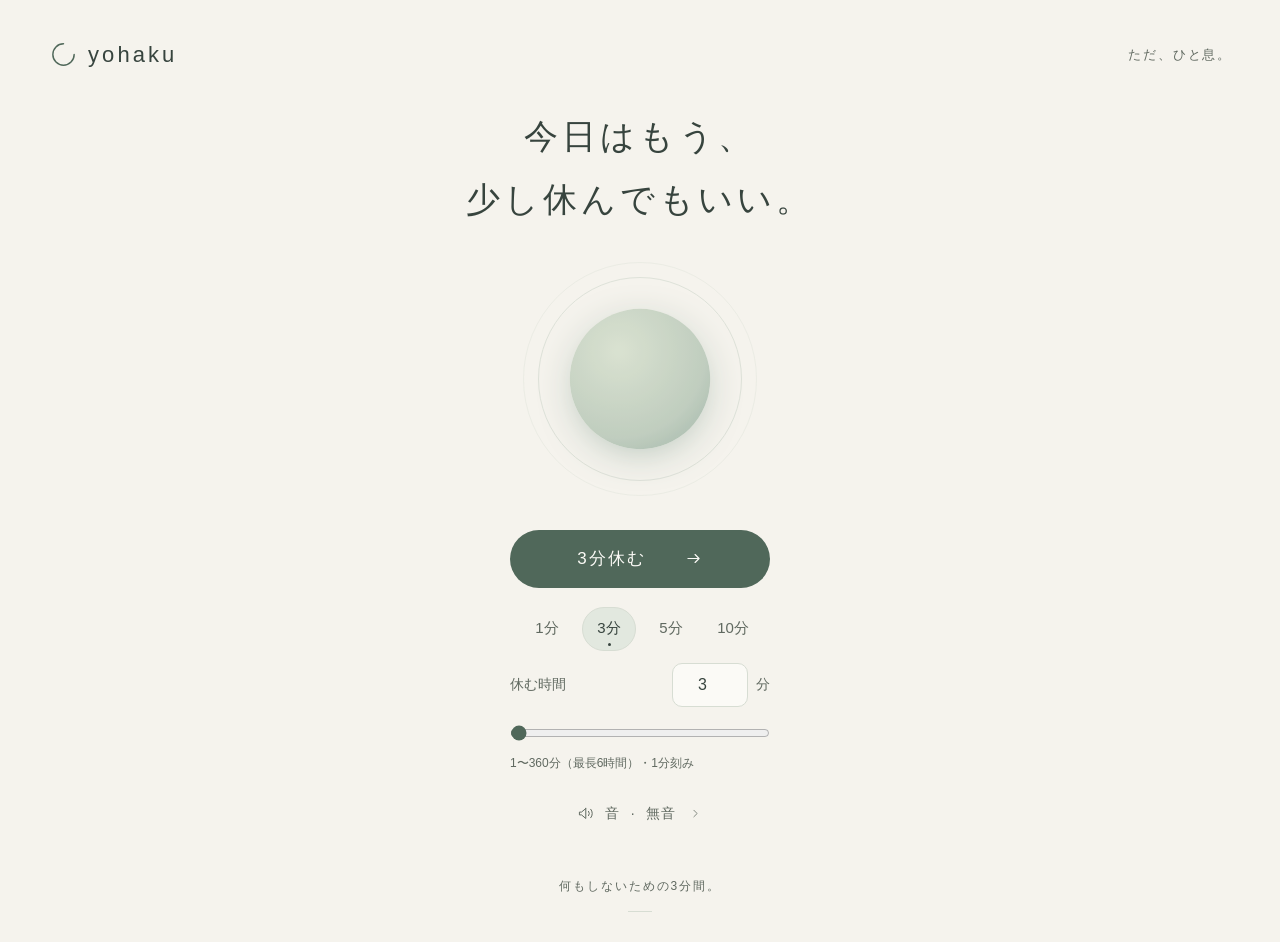
<file: index.html>
<!doctype html>
<html lang="ja">
<head>
  <meta charset="utf-8">
  <meta name="viewport" content="width=device-width, initial-scale=1, viewport-fit=cover">
  <meta name="color-scheme" content="light dark">
  <meta name="theme-color" content="#f5f3ed">
  <title>yohaku — 何もしないための3分間</title>
  <meta name="description" content="疲れた時に、1分だけでも静かに休むための小さな瞑想タイマー。呼吸は、あなたのペースで。">
  <link rel="canonical" href="https://naru18vr.github.io/yohaku/">
  <meta property="og:type" content="website">
  <meta property="og:locale" content="ja_JP">
  <meta property="og:site_name" content="yohaku">
  <meta property="og:title" content="yohaku — 何もしないための3分間">
  <meta property="og:description" content="疲れた時に、1分だけでも静かに休むための小さな瞑想タイマー。">
  <meta property="og:url" content="https://naru18vr.github.io/yohaku/">
  <meta property="og:image" content="https://naru18vr.github.io/yohaku/assets/ogp.png">
  <meta property="og:image:width" content="1200">
  <meta property="og:image:height" content="630">
  <meta property="og:image:alt" content="yohaku — 何もしないための3分間">
  <meta name="twitter:card" content="summary_large_image">
  <link rel="icon" href="assets/icons/favicon.svg" type="image/svg+xml">
  <link rel="icon" href="assets/icons/icon-192.png" type="image/png">
  <link rel="apple-touch-icon" href="assets/icons/apple-touch-icon.png">
  <link rel="manifest" href="manifest.webmanifest">
  <link rel="stylesheet" href="style.css?v=20261004-15">
  <script src="app.js?v=20261004-15" defer></script>
</head>
<body>
  <a class="skip-link" href="#main">休む画面へ</a>
  <header class="site-header">
    <span class="brand" aria-label="yohaku（よはく）">
      <svg class="brand-mark" viewBox="0 0 32 32" fill="none" aria-hidden="true"><path d="M27 16A11 11 0 1 1 16 5" stroke="currentColor" stroke-width="1.5" stroke-linecap="round"/></svg>
      <span aria-hidden="true">yohaku</span>
    </span>
    <span class="header-note" aria-hidden="true">ただ、ひと息。</span>
  </header>

  <main id="main" tabindex="-1">
    <section id="home-view" class="view home-view" aria-labelledby="home-title">
      <h1 id="home-title" class="welcome-title">今日はもう、<br>少し休んでもいい。</h1>
      <div class="orb home-orb" aria-hidden="true"><div class="orb-ring"></div><div class="orb-core"></div></div>
      <div class="home-actions">
        <button id="start-button" class="primary-button" type="button"><span id="start-label">3分休む</span><svg viewBox="0 0 24 24" fill="none" aria-hidden="true"><path d="M5 12h14m-5-5 5 5-5 5" stroke="currentColor" stroke-width="1.5" stroke-linecap="round" stroke-linejoin="round"/></svg></button>
        <fieldset class="duration-picker">
          <legend class="sr-only">休む時間</legend>
          <label class="duration-choice"><input type="radio" name="duration" value="1"><span>1分</span></label>
          <label class="duration-choice"><input type="radio" name="duration" value="3" checked><span>3分</span></label>
          <label class="duration-choice"><input type="radio" name="duration" value="5"><span>5分</span></label>
          <label class="duration-choice"><input type="radio" name="duration" value="10"><span>10分</span></label>
        </fieldset>
        <div class="custom-duration">
          <div class="duration-heading"><label for="custom-duration">休む時間</label><span class="duration-value"><input id="custom-duration" type="number" min="1" max="360" step="1" value="3" inputmode="numeric" aria-describedby="duration-note"><span>分</span></span></div>
          <label class="sr-only" for="duration-range">休む時間を1〜360分から選ぶ</label><input id="duration-range" type="range" min="1" max="360" step="1" value="3" aria-describedby="duration-note">
          <p id="duration-note">1〜360分（最長6時間）・1分刻み</p>
        </div>
        <button class="sound-button settings-trigger" type="button" aria-haspopup="dialog"><svg viewBox="0 0 24 24" fill="none" aria-hidden="true"><path d="m11 5-6 5H2v4h3l6 5V5Zm4 4a5 5 0 0 1 0 6m3-9a9 9 0 0 1 0 12" stroke="currentColor" stroke-width="1.4" stroke-linecap="round" stroke-linejoin="round"/></svg><span>音 <span class="sound-separator" aria-hidden="true">·</span> <span class="sound-label">無音</span></span><svg class="chevron" viewBox="0 0 24 24" fill="none" aria-hidden="true"><path d="m9 6 6 6-6 6" stroke="currentColor" stroke-width="1.4" stroke-linecap="round" stroke-linejoin="round"/></svg></button>
      </div>
    </section>

    <section id="session-view" class="view session-view" aria-labelledby="session-title" hidden>
      <h1 id="session-title" class="session-title" tabindex="-1">いまは、ただ休む。</h1>
      <div class="breath-area">
        <div class="orb session-orb" aria-hidden="true"><div class="orb-ring"></div><div id="breathing-circle" class="orb-core"></div></div>
        <p id="breath-label" class="breath-label" aria-hidden="true">吸う</p>
        <p class="breath-note">呼吸は、あなたのペースで。</p>
        <p id="breath-description" class="sr-only">円が吸う4秒、少し止める2秒、吐く6秒の目安を示します。合わせずに、自然な呼吸で休んでも大丈夫です。</p>
      </div>
      <div class="session-actions">
        <button id="time-toggle" class="time-toggle" type="button" aria-label="残り時間を隠す" aria-describedby="timer" aria-pressed="false"><span id="timer" class="time-value" role="timer" aria-live="off" aria-label="残り3分0秒">03:00</span><span id="time-hidden-label" class="time-hidden-label" hidden>時間を表示</span><svg viewBox="0 0 24 24" fill="none" aria-hidden="true"><path d="M2 12s3.5-6 10-6 10 6 10 6-3.5 6-10 6S2 12 2 12Z" stroke="currentColor" stroke-width="1.3"/><circle cx="12" cy="12" r="2.5" stroke="currentColor" stroke-width="1.3"/></svg></button>
        <div class="session-controls"><button id="pause-button" class="secondary-button" type="button">一時停止</button><button id="stop-button" class="text-button" type="button">ここで終わる</button></div>
        <button class="sound-button settings-trigger" type="button" aria-haspopup="dialog"><svg viewBox="0 0 24 24" fill="none" aria-hidden="true"><path d="m11 5-6 5H2v4h3l6 5V5Zm4 4a5 5 0 0 1 0 6m3-9a9 9 0 0 1 0 12" stroke="currentColor" stroke-width="1.4" stroke-linecap="round" stroke-linejoin="round"/></svg><span>音 <span class="sound-separator" aria-hidden="true">·</span> <span class="sound-label">無音</span></span><svg class="chevron" viewBox="0 0 24 24" fill="none" aria-hidden="true"><path d="m9 6 6 6-6 6" stroke="currentColor" stroke-width="1.4" stroke-linecap="round" stroke-linejoin="round"/></svg></button>
      </div>
    </section>

    <section id="complete-view" class="view complete-view" aria-labelledby="complete-title" hidden>
      <h1 id="complete-title" class="welcome-title" tabindex="-1">おつかれさま。</h1>
      <p class="complete-note">今日はここまででも、大丈夫。</p>
      <div class="orb complete-orb" aria-hidden="true"><div class="orb-ring"></div><div class="orb-core"></div></div>
      <button id="restart-button" class="primary-button" type="button">もう3分休む</button>
      <button id="finish-button" class="text-button" type="button">終わる</button>
    </section>

    <div class="audio-feedback"><p id="audio-notice" role="status" hidden></p><button id="retry-audio" class="text-button" type="button" hidden>音を再開</button></div>
    <p id="announcer" class="sr-only" role="status" aria-live="polite" aria-atomic="true"></p>
    <noscript><p class="noscript-note">タイマーを使うにはJavaScriptを有効にしてください。ここで、少し休むだけでも大丈夫です。</p></noscript>
  </main>

  <footer class="site-footer"><p>何もしないための3分間。</p><span class="footer-line" aria-hidden="true"></span></footer>

  <dialog id="settings-dialog" aria-labelledby="settings-title">
    <div class="dialog-heading"><h2 id="settings-title">音と表示</h2><button id="close-settings" class="icon-button" type="button" aria-label="設定を閉じる" autofocus><svg viewBox="0 0 24 24" fill="none" aria-hidden="true"><path d="m6 6 12 12M18 6 6 18" stroke="currentColor" stroke-width="1.5" stroke-linecap="round"/></svg></button></div>
    <fieldset class="setting-group"><legend>環境音</legend><div class="segmented-options sound-options">
      <label class="segment-choice"><input type="radio" name="sound" value="silent" checked><span>無音</span></label>
      <label class="segment-choice"><input type="radio" name="sound" value="rain"><span>雨</span></label>
      <label class="segment-choice"><input type="radio" name="sound" value="rain2"><span>雨 fugisako ver</span></label>
      <label class="segment-choice"><input type="radio" name="sound" value="waves"><span>波</span></label>
      <label class="segment-choice"><input type="radio" name="sound" value="fire"><span>焚き火</span></label>
      <label class="segment-choice"><input type="radio" name="sound" value="white"><span>ホワイトノイズ</span></label>
      <label class="segment-choice"><input type="radio" name="sound" value="pink"><span>ピンクノイズ</span></label>
      <label class="segment-choice"><input type="radio" name="sound" value="tone40"><span>40Hz変調</span></label>
    </div><p id="sound-description" class="setting-note" aria-live="polite" hidden></p><p class="setting-note">音は休み始めてから、選んだ時間だけ流れます。</p></fieldset>
    <label class="audio-switch"><span><span id="guide-label">呼吸の音ガイド</span><span id="guide-note" class="setting-note">吸い始めに少し高い音、吐き始めに少し低い音。間は静かに。あなたのペースで。</span></span><input id="guide-enabled" type="checkbox" role="switch" aria-labelledby="guide-label" aria-describedby="guide-note"><span class="switch-track" aria-hidden="true"></span></label>
    <fieldset class="setting-group" aria-describedby="guide-tone-note"><legend>呼吸ガイドの音色</legend><div class="segmented-options breath-options">
      <label class="segment-choice"><input type="radio" name="guide-tone" value="soft" checked><span>やわらかな音</span></label>
      <label class="segment-choice"><input type="radio" name="guide-tone" value="low"><span>温かな低音</span></label>
      <label class="segment-choice"><input type="radio" name="guide-tone" value="bell"><span>鈴の音</span></label>
      <label class="segment-choice"><input type="radio" name="guide-tone" value="breath"><span>息の音</span></label>
    </div><p id="guide-tone-note" class="setting-note" aria-live="polite">やわらかな電子音。</p><p class="setting-note">「呼吸の音ガイド」をONにすると、選んだ音色で鳴ります。</p></fieldset>
    <fieldset class="setting-group" aria-describedby="breath-pattern-note"><legend>呼吸のリズム（円と音）</legend><div class="segmented-options breath-options">
      <label class="segment-choice"><input type="radio" name="breath-pattern" value="original" checked><span>4・2・6秒</span></label>
      <label class="segment-choice"><input type="radio" name="breath-pattern" value="gentle"><span>4・6秒</span></label>
      <label class="segment-choice"><input type="radio" name="breath-pattern" value="equal"><span>4・4秒</span></label>
      <label class="segment-choice"><input type="radio" name="breath-pattern" value="slow"><span>5・5秒</span></label>
    </div><p id="breath-pattern-note" class="setting-note" aria-live="polite">4秒吸う → 2秒そのまま → 6秒吐く</p><p class="setting-note">音ガイドをOFFにしても、円のリズムは選べます。呼吸は、あなたのペースで。</p></fieldset>
    <div class="setting-group volume-group"><div class="volume-heading"><label for="volume">音量</label><output id="volume-value" for="volume">35%</output></div><input id="volume" type="range" min="0" max="100" value="35" step="1" disabled aria-describedby="volume-note"><p id="volume-note" class="setting-note">はじめは小さな音から。</p></div>
    <label class="audio-switch"><span><span id="bell-label">終わりのベル</span><span id="bell-note" class="setting-note">最後に、小さく一度だけ。</span></span><input id="bell-enabled" type="checkbox" role="switch" aria-labelledby="bell-label" aria-describedby="bell-note"><span class="switch-track" aria-hidden="true"></span></label>
    <label class="audio-switch"><span><span id="screen-label">休息中は画面を消さない</span><span id="screen-note" class="setting-note">画面ロックによる音の中断を減らします。</span></span><input id="screen-on" type="checkbox" role="switch" aria-labelledby="screen-label" aria-describedby="screen-note"><span class="switch-track" aria-hidden="true"></span></label>
    <fieldset class="setting-group theme-group"><legend>画面の明るさ</legend><div class="segmented-options">
      <label class="segment-choice"><input type="radio" name="theme" value="auto" checked><span>端末に合わせる</span></label>
      <label class="segment-choice"><input type="radio" name="theme" value="light"><span>明るめ</span></label>
      <label class="segment-choice"><input type="radio" name="theme" value="dark"><span>暗め</span></label>
    </div></fieldset>
    <p class="privacy-note">設定はこのブラウザだけに保存されます。</p>
  </dialog>
</body>
</html>
</file>
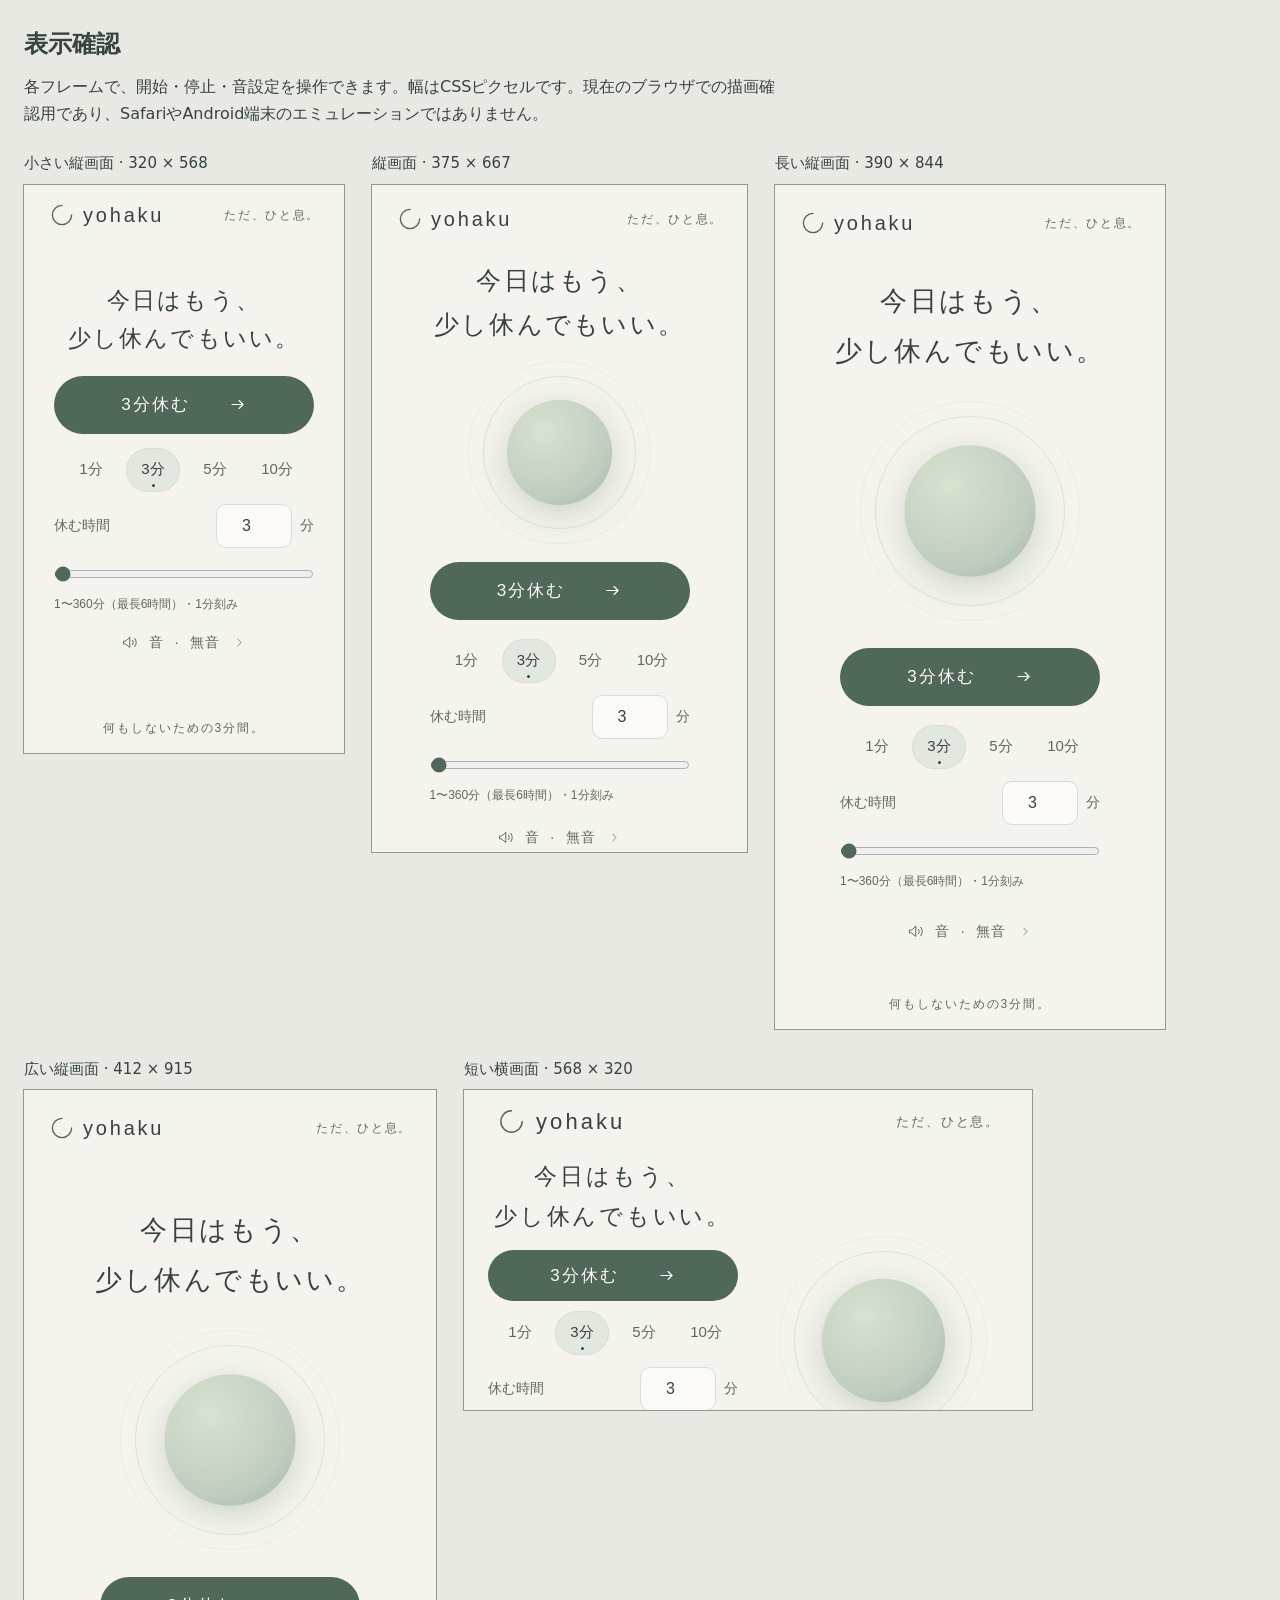
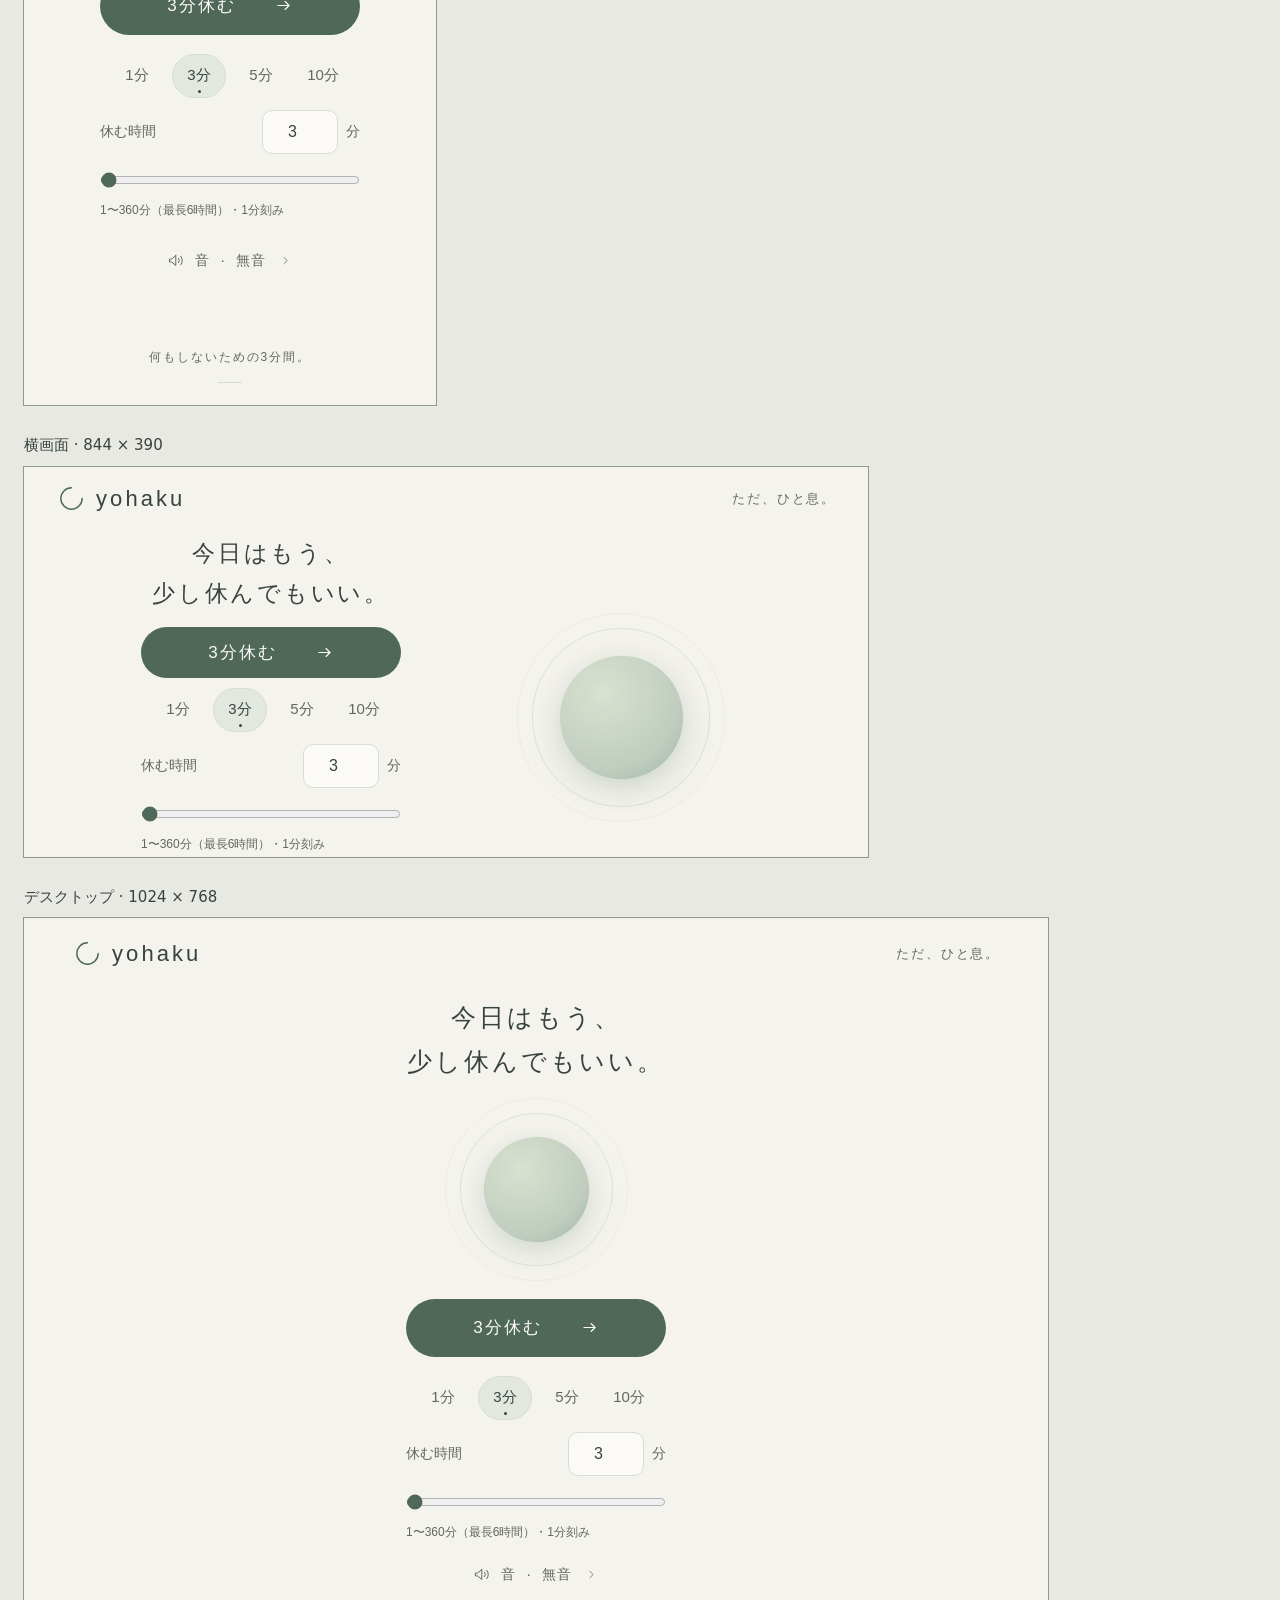
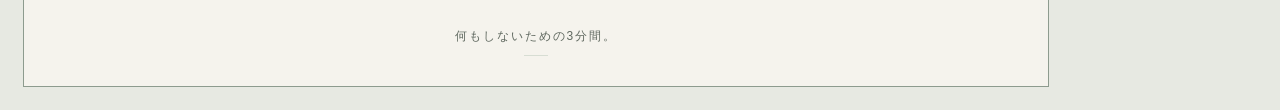
<file: tests/responsive.html>
<!doctype html>
<html lang="ja">
<head>
  <meta charset="utf-8">
  <meta name="viewport" content="width=device-width, initial-scale=1">
  <meta name="robots" content="noindex">
  <title>yohaku — 表示確認</title>
  <style>
    * { box-sizing: border-box; }
    body { margin: 0; padding: 24px; background: #e7e9e2; color: #37443e; font: 16px/1.7 system-ui, sans-serif; }
    h1 { font-size: 24px; margin: 0 0 8px; }
    p { margin: 0 0 24px; max-width: 760px; }
    main { display: flex; flex-wrap: wrap; align-items: flex-start; gap: 28px; }
    section { flex: none; max-width: none; }
    h2 { font-size: 15px; font-weight: 500; margin: 0 0 8px; }
    iframe { display: block; border: 0; width: var(--width); height: var(--height); outline: 1px solid #8d9b8e; background: #f5f3ed; }
  </style>
</head>
<body>
  <h1>表示確認</h1>
  <p>各フレームで、開始・停止・音設定を操作できます。幅はCSSピクセルです。現在のブラウザでの描画確認用であり、SafariやAndroid端末のエミュレーションではありません。</p>
  <main>
    <section><h2>小さい縦画面 · 320 × 568</h2><iframe name="small" title="320×568のアプリ" src="../index.html?v=20261004-15" style="--width:320px;--height:568px"></iframe></section>
    <section><h2>縦画面 · 375 × 667</h2><iframe name="portrait" title="375×667のアプリ" src="../index.html?v=20261004-15" style="--width:375px;--height:667px"></iframe></section>
    <section><h2>長い縦画面 · 390 × 844</h2><iframe name="tall" title="390×844のアプリ" src="../index.html?v=20261004-15" style="--width:390px;--height:844px"></iframe></section>
    <section><h2>広い縦画面 · 412 × 915</h2><iframe name="wide" title="412×915のアプリ" src="../index.html?v=20261004-15" style="--width:412px;--height:915px"></iframe></section>
    <section><h2>短い横画面 · 568 × 320</h2><iframe name="short-landscape" title="568×320のアプリ" src="../index.html?v=20261004-15" style="--width:568px;--height:320px"></iframe></section>
    <section><h2>横画面 · 844 × 390</h2><iframe name="landscape" title="844×390のアプリ" src="../index.html?v=20261004-15" style="--width:844px;--height:390px"></iframe></section>
    <section><h2>デスクトップ · 1024 × 768</h2><iframe name="desktop" title="1024×768のアプリ" src="../index.html?v=20261004-15" style="--width:1024px;--height:768px"></iframe></section>
  </main>
</body>
</html>
</file>
<file: style.css>
:root {
  color-scheme: light;
  --background: #f5f3ed;
  --surface: #fbfaf6;
  --text: #37443e;
  --muted: #606960;
  --line: #d7ddd3;
  --accent: #50685a;
  --button-text: #fbfaf6;
  --selected: #e2e8df;
  --orb: #b7c7b7;
  --orb-light: #d5dfcc;
  --orb-shadow: #90a99c;
  --focus: #426c58;
  --overlay: rgba(32, 43, 36, .24);
  font-family: -apple-system, BlinkMacSystemFont, "Segoe UI", "Hiragino Kaku Gothic ProN", "Yu Gothic", Meiryo, sans-serif;
  font-size: 16px;
  font-synthesis: none;
  -webkit-text-size-adjust: 100%;
}

@media (prefers-color-scheme: dark) {
  :root:not([data-theme="light"]) {
    color-scheme: dark;
    --background: #252e29;
    --surface: #2e3831;
    --text: #e0e5da;
    --muted: #a8b5aa;
    --line: #48554b;
    --accent: #b9cbb6;
    --button-text: #26352b;
    --selected: #3d4d41;
    --orb: #789580;
    --orb-light: #91a78c;
    --orb-shadow: #5c7968;
    --focus: #c7d9bc;
    --overlay: rgba(12, 18, 14, .48);
  }
}

:root[data-theme="dark"] {
  color-scheme: dark;
  --background: #252e29;
  --surface: #2e3831;
  --text: #e0e5da;
  --muted: #a8b5aa;
  --line: #48554b;
  --accent: #b9cbb6;
  --button-text: #26352b;
  --selected: #3d4d41;
  --orb: #789580;
  --orb-light: #91a78c;
  --orb-shadow: #5c7968;
  --focus: #c7d9bc;
  --overlay: rgba(12, 18, 14, .48);
}

* { box-sizing: border-box; }
[hidden] { display: none !important; }
body { margin: 0; min-height: 100vh; min-height: 100svh; display: flex; flex-direction: column; background: var(--background); color: var(--text); }
button, input { font: inherit; }
button { -webkit-tap-highlight-color: transparent; cursor: pointer; }
button, a, input { touch-action: manipulation; }
button { color: inherit; }
button:disabled, input:disabled { cursor: default; }
button, input, a { outline-offset: 5px; }
:focus-visible { outline: 2px solid var(--focus); }
h1:focus, main:focus { outline: none; }
svg { width: 22px; height: 22px; flex: none; }
fieldset { border: 0; padding: 0; margin: 0; min-width: 0; }
.sr-only { position: absolute; width: 1px; height: 1px; padding: 0; margin: -1px; overflow: hidden; clip-path: inset(50%); white-space: nowrap; border: 0; }
.skip-link { position: fixed; top: 12px; left: 16px; z-index: 5; padding: 12px 18px; color: var(--text); background: var(--surface); border-radius: 8px; transform: translateY(-180%); }
.skip-link:focus { transform: translateY(0); }
.site-header { padding: 32px max(32px, env(safe-area-inset-right)) 0 max(32px, env(safe-area-inset-left)); display: flex; align-items: center; justify-content: space-between; }
.brand { display: inline-flex; gap: 9px; align-items: center; font-size: 22px; font-weight: 400; letter-spacing: .14em; }
.brand-mark { width: 31px; height: 31px; color: var(--accent); }
.header-note { font-size: 13px; letter-spacing: .14em; color: var(--muted); }
main { flex: 1; display: flex; flex-direction: column; align-items: center; justify-content: center; padding: 40px 24px 24px; }
.view { width: min(100%, 440px); display: flex; flex-direction: column; align-items: center; text-align: center; }
.welcome-title { margin: 0; font-family: "Hiragino Mincho ProN", "Yu Mincho", "Noto Serif CJK JP", serif; font-size: clamp(27px, 3.3vw, 34px); font-weight: 400; letter-spacing: .12em; line-height: 1.85; }
.orb { position: relative; flex: none; display: grid; place-items: center; width: 240px; height: 240px; }
.orb-ring { position: absolute; width: 85%; height: 85%; border: 1px solid var(--line); border-radius: 50%; opacity: .75; }
.orb-ring::after { content: ""; position: absolute; inset: -16px; border: 1px solid var(--line); border-radius: 50%; opacity: .45; }
.orb-core { width: 65%; height: 65%; border-radius: 50%; background: radial-gradient(circle at 35% 30%, var(--orb-light), var(--orb) 65%, var(--orb-shadow)); box-shadow: 0 10px 48px -14px var(--orb-shadow); opacity: .85; transform: scale(.9); }
.home-orb { margin: 22px 0 28px; }
.home-actions { display: flex; flex-direction: column; align-items: center; width: 100%; }
.primary-button { border: 1px solid transparent; border-radius: 100px; min-height: 58px; width: min(100%, 260px); display: flex; align-items: center; justify-content: center; gap: 38px; padding: 13px 24px; background: var(--accent); color: var(--button-text); font-size: 17px; letter-spacing: .12em; transition: background-color .2s, box-shadow .2s; }
.primary-button svg { width: 19px; height: 19px; }
.duration-picker { display: flex; justify-content: center; gap: 8px; margin-top: 19px; }
.duration-choice, .segment-choice { position: relative; display: flex; border-radius: 100px; }
.duration-choice input, .segment-choice input { position: absolute; margin: 0; width: 100%; height: 100%; opacity: 0; cursor: pointer; border-radius: inherit; }
.duration-choice span { display: grid; place-items: center; width: 54px; min-height: 44px; font-size: 15px; color: var(--muted); border: 1px solid transparent; border-radius: inherit; transition: background-color .2s; }
.duration-choice input:checked + span { background: var(--selected); border-color: var(--line); color: var(--text); }
.duration-choice input:checked + span::after { content: ""; position: absolute; bottom: 5px; width: 3px; height: 3px; border-radius: 50%; background: currentColor; }
.duration-choice input:focus-visible, .segment-choice input:focus-visible { outline: none; }
.duration-choice input:focus-visible + span, .segment-choice input:focus-visible + span { outline: 2px solid var(--focus); outline-offset: 4px; }
.custom-duration { width: min(100%, 260px); margin-top: 12px; }
.duration-heading { display: flex; align-items: center; justify-content: space-between; gap: 12px; font-size: 14px; color: var(--muted); }
.duration-value { display: flex; align-items: center; gap: 8px; }
#custom-duration { width: 76px; min-height: 44px; padding: 6px 8px; border: 1px solid var(--line); border-radius: 10px; background: var(--surface); color: var(--text); text-align: center; font-size: 16px; }
#duration-range { width: 100%; min-height: 36px; margin: 4px 0 0; accent-color: var(--accent); }
#duration-note { margin: 0; font-size: 12px; color: var(--muted); text-align: left; }
.sound-button { border: 0; background: transparent; display: inline-flex; align-items: center; justify-content: center; min-height: 44px; gap: 10px; margin-top: 20px; padding: 8px 12px; font-size: 14px; letter-spacing: .06em; color: var(--muted); border-radius: 8px; }
.sound-button > svg { width: 17px; height: 17px; }
.sound-button .chevron { width: 13px; height: 13px; margin-left: 3px; }
.sound-separator { padding: 0 6px; }
.site-footer { text-align: center; padding: 18px 20px max(26px, env(safe-area-inset-bottom)); color: var(--muted); font-size: 12px; letter-spacing: .16em; }
.site-footer p { margin: 0; }
.footer-line { display: block; width: 24px; height: 1px; margin: 16px auto 0; background: var(--line); }
.session-title { font-size: 16px; font-weight: 400; letter-spacing: .15em; margin: 0 0 28px; color: var(--muted); }
.breath-area { display: flex; flex-direction: column; align-items: center; }
.session-orb { width: 260px; height: 260px; }
.breath-label { margin: 16px 0 0; min-height: 36px; font-size: 22px; letter-spacing: .16em; }
.breath-note { margin: 10px 0 0; color: var(--muted); font-size: 14px; line-height: 1.7; letter-spacing: .06em; }
.session-actions { display: flex; flex-direction: column; align-items: center; }
.time-toggle { min-height: 48px; border: 0; border-radius: 8px; margin: 23px 0 18px; padding: 8px 14px; background: transparent; display: inline-flex; align-items: center; justify-content: center; gap: 12px; color: var(--muted); }
.time-value { font-size: 24px; font-family: ui-monospace, "SFMono-Regular", Consolas, monospace; font-variant-numeric: tabular-nums; letter-spacing: .07em; }
.time-toggle svg { width: 17px; height: 17px; }
.time-hidden-label { font-size: 14px; }
.session-controls { display: flex; align-items: center; justify-content: center; gap: 13px; flex-wrap: wrap; }
.secondary-button { min-height: 48px; min-width: 130px; border: 1px solid var(--line); background: transparent; border-radius: 100px; padding: 11px 22px; font-size: 15px; letter-spacing: .06em; }
.text-button { min-height: 44px; border: 0; border-radius: 8px; padding: 10px 14px; background: transparent; color: var(--muted); font-size: 14px; }
.complete-note { margin: 13px 0 0; font-size: 15px; letter-spacing: .06em; line-height: 1.8; color: var(--muted); }
.complete-orb { margin: 16px 0 26px; }
.complete-view > .text-button { margin-top: 14px; }
.audio-feedback { max-width: 360px; text-align: center; }
.audio-feedback p { margin: 16px 0 0; color: var(--muted); font-size: 14px; line-height: 1.7; }
.noscript-note { max-width: 400px; line-height: 1.8; font-size: 15px; }
dialog { width: min(calc(100% - 32px), 440px); max-height: calc(100% - 48px); margin: auto; padding: 26px 28px; background: var(--surface); color: var(--text); border: 1px solid var(--line); border-radius: 22px; box-shadow: 0 16px 80px rgba(20, 31, 22, .12); overflow-y: auto; overscroll-behavior: contain; }
dialog::backdrop { background: var(--overlay); }
body:has(dialog[open]) { overflow: hidden; }
.dialog-heading { position: sticky; top: 0; z-index: 2; background: var(--surface); display: flex; align-items: center; justify-content: space-between; margin-bottom: 22px; }
.dialog-heading h2 { font-size: 20px; font-weight: 500; margin: 0; letter-spacing: .06em; }
.icon-button { display: grid; place-items: center; width: 44px; height: 44px; margin-right: -10px; border: 0; border-radius: 50%; background: transparent; }
.setting-group { margin: 24px 0; }
.setting-group legend, .volume-heading label { font-size: 15px; margin-bottom: 11px; }
.segmented-options { display: flex; gap: 6px; }
.breath-options { display: grid; grid-template-columns: repeat(2, minmax(0, 1fr)); }
.sound-options { display: grid; grid-template-columns: repeat(2, minmax(0, 1fr)); }
.sound-options .segment-choice span { min-height: 54px; text-align: center; }
.segment-choice { flex: 1; }
.segment-choice span { display: grid; place-items: center; width: 100%; min-height: 46px; border: 1px solid var(--line); border-radius: inherit; color: var(--muted); padding: 8px 10px; font-size: 14px; }
.segment-choice input:checked + span { color: var(--text); background: var(--selected); border-color: var(--accent); text-decoration: underline; text-underline-offset: 4px; }
.setting-note { display: block; font-size: 13px; line-height: 1.7; margin: 9px 0 0; color: var(--muted); }
.volume-heading { display: flex; justify-content: space-between; align-items: center; }
.volume-heading label { margin: 0; }
.volume-heading output { font-size: 13px; color: var(--muted); font-variant-numeric: tabular-nums; }
input[type="range"] { display: block; width: 100%; height: 44px; margin: 7px 0 0; accent-color: var(--accent); }
input[type="range"]:disabled { opacity: .4; }
.volume-group .setting-note { margin-top: 0; }
.audio-switch { position: relative; display: flex; align-items: center; justify-content: space-between; min-height: 64px; gap: 12px; font-size: 15px; cursor: pointer; }
.audio-switch .setting-note { margin-top: 2px; }
.audio-switch input { position: absolute; right: 0; width: 50px; height: 44px; margin: 0; opacity: 0; cursor: pointer; }
.switch-track { display: block; flex: none; width: 46px; height: 27px; border: 1px solid var(--muted); border-radius: 100px; background: var(--line); padding: 3px; }
.switch-track::after { content: ""; display: block; width: 19px; height: 19px; border-radius: 50%; background: var(--muted); box-shadow: 0 1px 3px rgba(0, 0, 0, .12); transition: transform .2s; }
.audio-switch input:checked + .switch-track { background: var(--accent); border-color: var(--accent); }
.audio-switch input:checked + .switch-track::after { transform: translateX(18px); background: var(--button-text); }
.audio-switch input:focus-visible + .switch-track { outline: 2px solid var(--focus); outline-offset: 4px; }
.theme-group { padding-top: 22px; border-top: 1px solid var(--line); }
.theme-group legend { float: left; width: 100%; }
.theme-group .segmented-options { clear: both; }
.theme-group .segment-choice:first-child { flex: 1.6; }
.theme-group .segment-choice span { font-size: 14px; line-height: 1.5; padding: 8px 6px; }
.privacy-note { font-size: 12px; line-height: 1.8; text-align: center; color: var(--muted); margin: 28px 0 0; }

@media (hover: hover) {
  .primary-button:hover { box-shadow: 0 4px 16px rgba(50, 76, 58, .15); }
  .secondary-button:hover, .text-button:hover, .sound-button:hover, .icon-button:hover, .time-toggle:hover { background: var(--selected); color: var(--text); }
  .duration-choice:hover span { background: var(--selected); color: var(--text); }
}

@media (min-width: 900px) {
  .site-header { padding-top: 39px; padding-left: 48px; padding-right: 48px; }
  main { padding-top: 36px; }
  .home-orb { margin-top: 27px; margin-bottom: 31px; }
  .site-footer { padding-bottom: 30px; }
}

@media (max-width: 480px) {
  .site-header { padding: max(24px, env(safe-area-inset-top)) 24px 0; }
  .brand { font-size: 20px; gap: 7px; }
  .brand-mark { width: 28px; height: 28px; }
  .header-note { font-size: 12px; }
  main { padding-left: max(20px, env(safe-area-inset-left)); padding-right: max(20px, env(safe-area-inset-right)); }
  .orb { width: 224px; height: 224px; }
  .home-orb { margin-top: 22px; margin-bottom: 25px; }
  .session-orb { width: 240px; height: 240px; }
  .welcome-title { font-size: 27px; letter-spacing: .09em; }
  .site-footer { padding-bottom: max(22px, env(safe-area-inset-bottom)); }
  dialog { padding: 22px; }
}

@media (max-height: 800px) {
  main { padding-top: 26px; padding-bottom: 18px; }
  .site-header { padding-top: max(20px, env(safe-area-inset-top)); }
  .welcome-title { font-size: 25px; line-height: 1.75; }
  .home-orb, .complete-orb { width: 180px; height: 180px; margin-top: 16px; margin-bottom: 19px; }
  .session-orb { width: 190px; height: 190px; }
  .session-title { margin-bottom: 15px; }
  .breath-label { margin-top: 8px; }
  .time-toggle { margin-top: 14px; margin-bottom: 13px; }
  .sound-button { margin-top: 12px; }
  .site-footer { padding-top: 12px; }
  .footer-line { margin-top: 10px; }
}

@media (max-height: 620px) and (max-width: 480px) {
  .site-header { padding-top: max(16px, env(safe-area-inset-top)); }
  main { padding-top: 18px; padding-bottom: 12px; }
  .welcome-title { font-size: 23px; line-height: 1.65; }
  .home-orb, .complete-orb { width: 150px; height: 150px; margin-top: 12px; margin-bottom: 14px; }
  .home-orb { display: none; }
  .home-actions { margin-top: 18px; }
  .session-orb { width: 150px; height: 150px; }
  .session-title { margin-bottom: 10px; }
  .breath-note { margin-top: 6px; }
  .time-toggle { margin-top: 10px; margin-bottom: 10px; }
  .duration-picker { margin-top: 14px; }
  .sound-button { margin-top: 8px; }
  .site-footer { padding-top: 8px; padding-bottom: max(16px, env(safe-area-inset-bottom)); }
  .footer-line { display: none; }
}

@media (max-height: 500px) and (min-width: 520px) {
  .site-header { padding-top: max(16px, env(safe-area-inset-top)); }
  main { padding: 20px max(24px, env(safe-area-inset-right)) 12px max(24px, env(safe-area-inset-left)); }
  .home-view, .session-view, .complete-view { max-width: 680px; width: 100%; display: grid; grid-template-columns: 1fr 1fr; gap: 12px 20px; justify-items: center; align-items: center; }
  .welcome-title { font-size: 23px; }
  .home-orb { grid-column: 2; grid-row: 1 / 3; margin: 0; width: 210px; height: 210px; }
  .home-actions { grid-column: 1; }
  .primary-button { min-height: 50px; }
  .duration-picker { margin-top: 10px; }
  .sound-button { margin-top: 4px; }
  .session-title { grid-column: 1; margin: 0; }
  .session-actions { grid-column: 1; }
  .breath-area { grid-column: 2; grid-row: 1 / 3; }
  .session-orb { width: 150px; height: 150px; }
  .breath-label { font-size: 18px; min-height: 28px; }
  .breath-note { margin-top: 2px; font-size: 13px; }
  .session-controls { gap: 4px; }
  .complete-view .complete-orb { grid-column: 2; grid-row: 1 / 5; margin: 0; width: 190px; height: 190px; }
  .complete-note { margin: 0; }
  .complete-view > .text-button { margin: 0; }
  .site-footer { padding-top: 8px; padding-bottom: max(12px, env(safe-area-inset-bottom)); }
  .footer-line { display: none; }
}

@media (prefers-reduced-motion: reduce) {
  *, *::before, *::after { transition: none !important; animation: none !important; scroll-behavior: auto !important; }
  #breathing-circle { transform: scale(1) !important; opacity: .85 !important; }
}

@media (forced-colors: active) {
  .orb-core { background: CanvasText; opacity: .2; box-shadow: none; }
  .orb-ring { border-color: CanvasText; }
  .primary-button, .secondary-button, .duration-choice input:checked + span, .segment-choice input:checked + span { border: 2px solid ButtonText; }
  .duration-choice input:checked + span, .segment-choice input:checked + span { text-decoration: underline; }
  .switch-track { forced-color-adjust: none; background: Canvas; border-color: CanvasText; }
  .switch-track::after { background: CanvasText; box-shadow: none; }
  .audio-switch input:checked + .switch-track { background: Highlight; border-color: Highlight; }
  .audio-switch input:checked + .switch-track::after { background: HighlightText; }
  .audio-switch input:focus-visible + .switch-track { outline-color: Highlight; }
}
</file>
